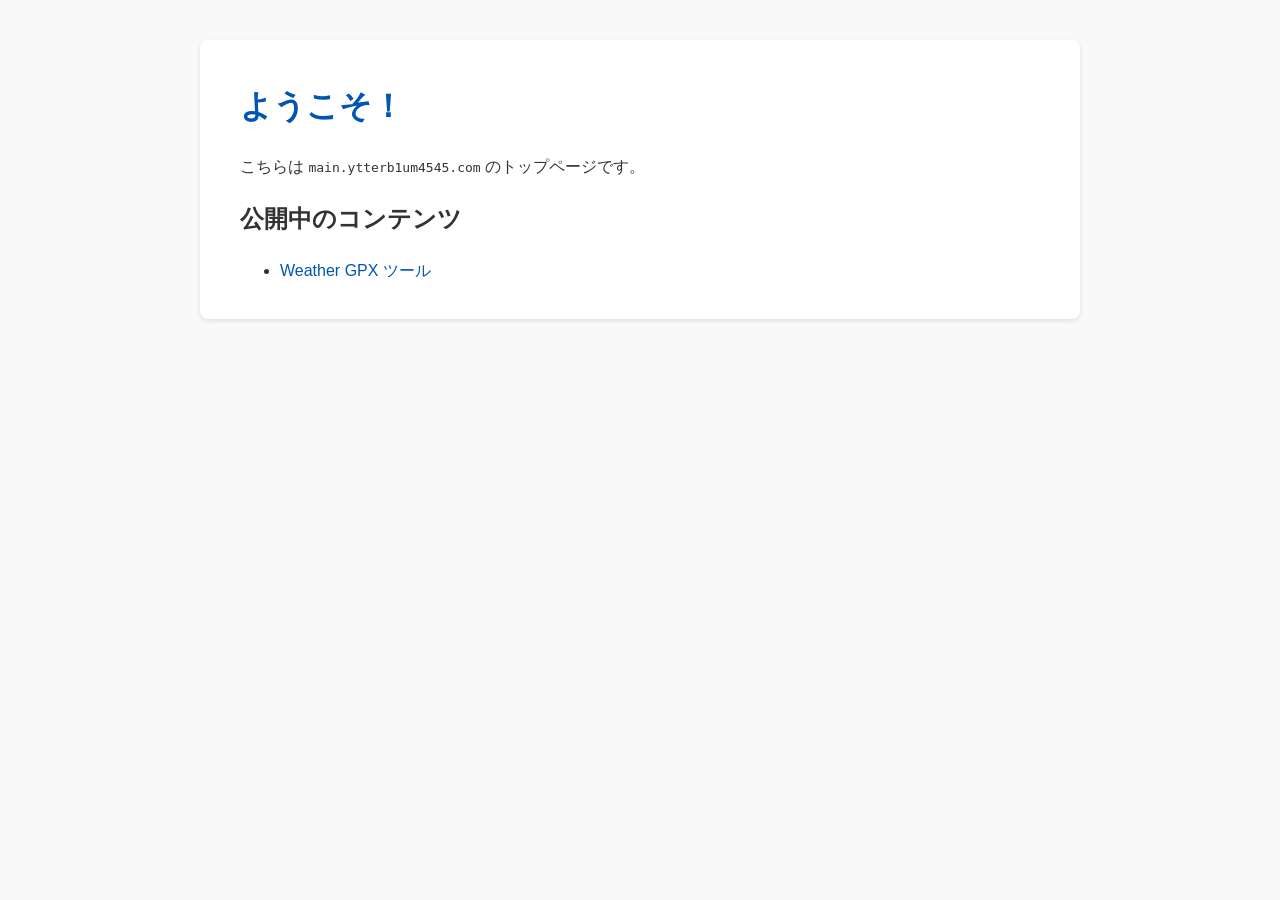
<file: index.html>
<!DOCTYPE html>
<html lang="ja">
<head>
    <meta charset="UTF-8">
    <!-- スマートフォンなどの端末幅に合わせて表示サイズを最適化します -->
    <meta name="viewport" content="width=device-width, initial-scale=1.0">
    <title>マイサイト - トップページ</title>
    <style>
        /* ページ全体の見栄えを整えるための簡単なスタイル */
        body {
            font-family: "Segoe UI", "Meiryo", sans-serif; /* Windows 11環境でも見やすいフォントを指定 */
            margin: 40px;
            line-height: 1.6;
            background-color: #f9f9f9;
            color: #333;
        }
        .container {
            max-width: 800px;
            margin: 0 auto;
            background-color: #fff;
            padding: 20px 40px;
            border-radius: 8px;
            box-shadow: 0 2px 4px rgba(0,0,0,0.1);
        }
        h1 {
            color: #0056b3;
        }
        a {
            color: #0056b3;
            text-decoration: none;
        }
        a:hover {
            text-decoration: underline;
        }
    </style>
</head>
<body>
    <div class="container">
        <h1>ようこそ！</h1>
        <p>こちらは <code>main.ytterb1um4545.com</code> のトップページです。</p>
        
        <h2>公開中のコンテンツ</h2>
        <ul>
            <!-- 先ほど作成したweathergpxフォルダ内のページへリンクします -->
            <li><a href="/weather-gpx/">Weather GPX ツール</a></li>
        </ul>
    </div>
</body>
</html>
</file>
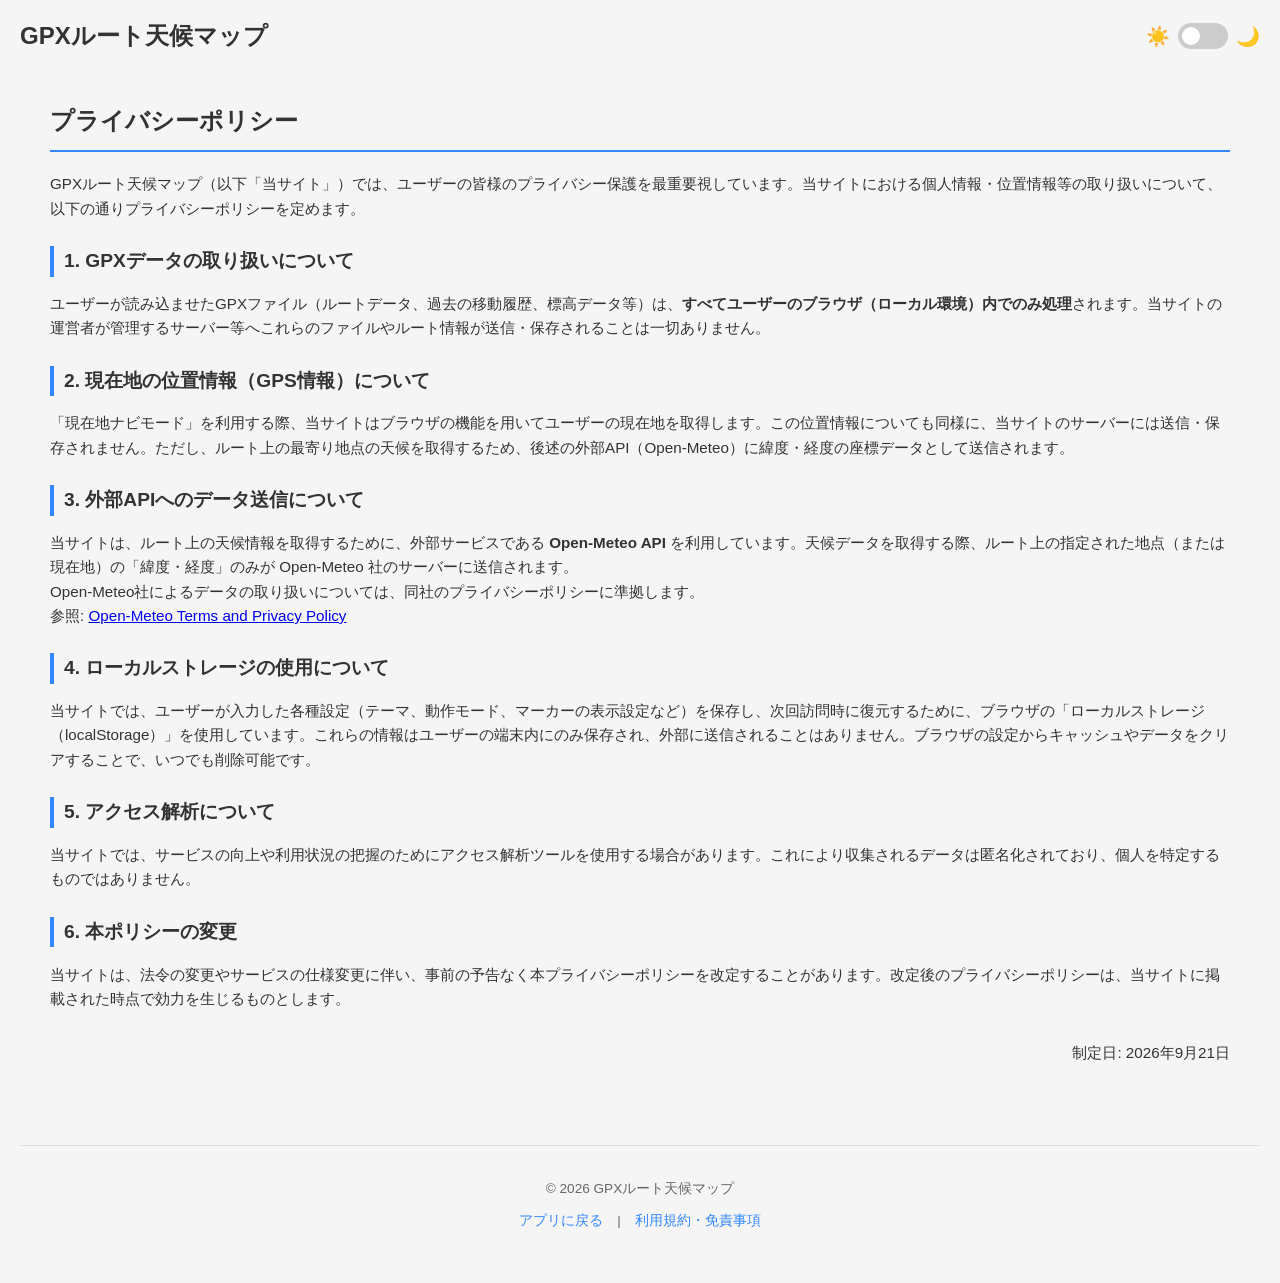
<file: weather-gpx/privacy.html>
<!DOCTYPE html>
<html lang="ja">
<head>
    <meta charset="UTF-8">
    <meta name="viewport" content="width=device-width, initial-scale=1.0">
    <title>プライバシーポリシー - GPXルート天候マップ</title>
    <link rel="stylesheet" href="style.css">
</head>
<body>
    <!-- ユーザーのテーマ設定（ダークモード）の反映とトグルスイッチ処理スクリプト -->
    <script>
        const constSettingsStorageKey = 'gpxWeatherAppSettings';
        
        function ApplyThemeMode(isDark) {
            if (isDark) {
                document.body.classList.add('dark-mode');
            } else {
                document.body.classList.remove('dark-mode');
            }
        }

        let initialIsDark = false;
        const savedData = localStorage.getItem(constSettingsStorageKey);
        if (savedData !== null) {
            const settings = JSON.parse(savedData);
            initialIsDark = settings.themeMode === 'dark';
            ApplyThemeMode(initialIsDark);
        }

        document.addEventListener('DOMContentLoaded', () => {
            const toggleCb = document.getElementById('themeToggleCb');
            if (toggleCb) {
                toggleCb.checked = initialIsDark;
                toggleCb.addEventListener('change', (e) => {
                    const isDark = e.target.checked;
                    ApplyThemeMode(isDark);
                    
                    let currentSettings = {};
                    const currentData = localStorage.getItem(constSettingsStorageKey);
                    if (currentData !== null) {
                        currentSettings = JSON.parse(currentData);
                    }
                    currentSettings.themeMode = isDark ? 'dark' : 'light';
                    localStorage.setItem(constSettingsStorageKey, JSON.stringify(currentSettings));
                });
            }
        });
    </script>

    <header class="app-header">
        <h1>GPXルート天候マップ</h1>
        <div class="theme-toggle">
            <span class="theme-icon">☀️</span>
            <label class="toggle-switch">
                <input type="checkbox" id="themeToggleCb">
                <span class="toggle-slider"></span>
            </label>
            <span class="theme-icon">🌙</span>
        </div>
    </header>

    <div class="document-container">
        <h1>プライバシーポリシー</h1>
        <p>GPXルート天候マップ（以下「当サイト」）では、ユーザーの皆様のプライバシー保護を最重要視しています。当サイトにおける個人情報・位置情報等の取り扱いについて、以下の通りプライバシーポリシーを定めます。</p>

        <h2>1. GPXデータの取り扱いについて</h2>
        <p>ユーザーが読み込ませたGPXファイル（ルートデータ、過去の移動履歴、標高データ等）は、<strong>すべてユーザーのブラウザ（ローカル環境）内でのみ処理</strong>されます。当サイトの運営者が管理するサーバー等へこれらのファイルやルート情報が送信・保存されることは一切ありません。</p>

        <h2>2. 現在地の位置情報（GPS情報）について</h2>
        <p>「現在地ナビモード」を利用する際、当サイトはブラウザの機能を用いてユーザーの現在地を取得します。この位置情報についても同様に、当サイトのサーバーには送信・保存されません。ただし、ルート上の最寄り地点の天候を取得するため、後述の外部API（Open-Meteo）に緯度・経度の座標データとして送信されます。</p>

        <h2>3. 外部APIへのデータ送信について</h2>
        <p>当サイトは、ルート上の天候情報を取得するために、外部サービスである <strong>Open-Meteo API</strong> を利用しています。天候データを取得する際、ルート上の指定された地点（または現在地）の「緯度・経度」のみが Open-Meteo 社のサーバーに送信されます。<br>
        Open-Meteo社によるデータの取り扱いについては、同社のプライバシーポリシーに準拠します。<br>
        参照: <a href="https://open-meteo.com/en/terms" target="_blank" rel="noopener noreferrer">Open-Meteo Terms and Privacy Policy</a></p>

        <h2>4. ローカルストレージの使用について</h2>
        <p>当サイトでは、ユーザーが入力した各種設定（テーマ、動作モード、マーカーの表示設定など）を保存し、次回訪問時に復元するために、ブラウザの「ローカルストレージ（localStorage）」を使用しています。これらの情報はユーザーの端末内にのみ保存され、外部に送信されることはありません。ブラウザの設定からキャッシュやデータをクリアすることで、いつでも削除可能です。</p>

        <h2>5. アクセス解析について</h2>
        <p>当サイトでは、サービスの向上や利用状況の把握のためにアクセス解析ツールを使用する場合があります。これにより収集されるデータは匿名化されており、個人を特定するものではありません。</p>

        <h2>6. 本ポリシーの変更</h2>
        <p>当サイトは、法令の変更やサービスの仕様変更に伴い、事前の予告なく本プライバシーポリシーを改定することがあります。改定後のプライバシーポリシーは、当サイトに掲載された時点で効力を生じるものとします。</p>
        
        <p style="text-align: right; margin-top: 30px;">制定日: 2026年9月21日</p>
    </div>

    <footer>
        <p>&copy; 2026 GPXルート天候マップ</p>
        <p>
            <a href="index.html">アプリに戻る</a> | 
            <a href="terms.html">利用規約・免責事項</a>
        </p>
    </footer>
</body>
</html>
</file>
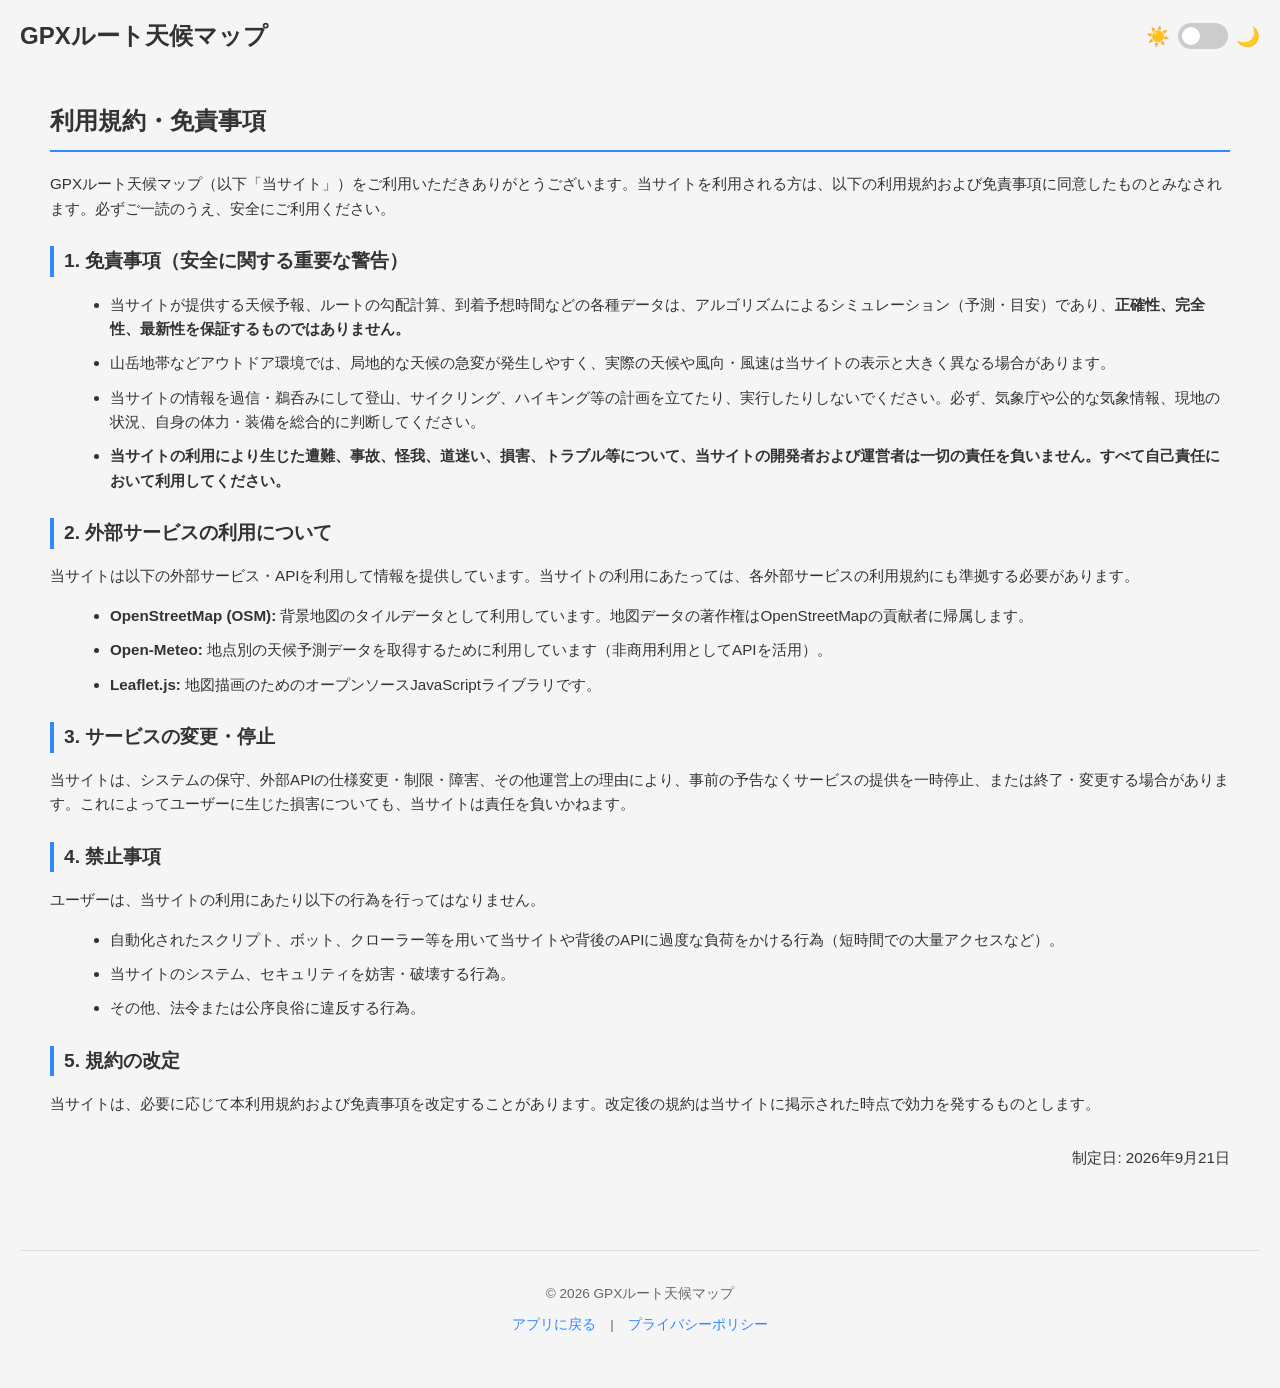
<file: weather-gpx/terms.html>
<!DOCTYPE html>
<html lang="ja">
<head>
    <meta charset="UTF-8">
    <meta name="viewport" content="width=device-width, initial-scale=1.0">
    <title>利用規約・免責事項 - GPXルート天候マップ</title>
    <link rel="stylesheet" href="style.css">
</head>
<body>
    <!-- ユーザーのテーマ設定（ダークモード）の反映とトグルスイッチ処理スクリプト -->
    <script>
        const constSettingsStorageKey = 'gpxWeatherAppSettings';
        
        function ApplyThemeMode(isDark) {
            if (isDark) {
                document.body.classList.add('dark-mode');
            } else {
                document.body.classList.remove('dark-mode');
            }
        }

        let initialIsDark = false;
        const savedData = localStorage.getItem(constSettingsStorageKey);
        if (savedData !== null) {
            const settings = JSON.parse(savedData);
            initialIsDark = settings.themeMode === 'dark';
            ApplyThemeMode(initialIsDark);
        }

        document.addEventListener('DOMContentLoaded', () => {
            const toggleCb = document.getElementById('themeToggleCb');
            if (toggleCb) {
                toggleCb.checked = initialIsDark;
                toggleCb.addEventListener('change', (e) => {
                    const isDark = e.target.checked;
                    ApplyThemeMode(isDark);
                    
                    let currentSettings = {};
                    const currentData = localStorage.getItem(constSettingsStorageKey);
                    if (currentData !== null) {
                        currentSettings = JSON.parse(currentData);
                    }
                    currentSettings.themeMode = isDark ? 'dark' : 'light';
                    localStorage.setItem(constSettingsStorageKey, JSON.stringify(currentSettings));
                });
            }
        });
    </script>

    <header class="app-header">
        <h1>GPXルート天候マップ</h1>
        <div class="theme-toggle">
            <span class="theme-icon">☀️</span>
            <label class="toggle-switch">
                <input type="checkbox" id="themeToggleCb">
                <span class="toggle-slider"></span>
            </label>
            <span class="theme-icon">🌙</span>
        </div>
    </header>

    <div class="document-container">
        <h1>利用規約・免責事項</h1>
        <p>GPXルート天候マップ（以下「当サイト」）をご利用いただきありがとうございます。当サイトを利用される方は、以下の利用規約および免責事項に同意したものとみなされます。必ずご一読のうえ、安全にご利用ください。</p>

        <h2>1. 免責事項（安全に関する重要な警告）</h2>
        <ul>
            <li>当サイトが提供する天候予報、ルートの勾配計算、到着予想時間などの各種データは、アルゴリズムによるシミュレーション（予測・目安）であり、<strong>正確性、完全性、最新性を保証するものではありません。</strong></li>
            <li>山岳地帯などアウトドア環境では、局地的な天候の急変が発生しやすく、実際の天候や風向・風速は当サイトの表示と大きく異なる場合があります。</li>
            <li>当サイトの情報を過信・鵜呑みにして登山、サイクリング、ハイキング等の計画を立てたり、実行したりしないでください。必ず、気象庁や公的な気象情報、現地の状況、自身の体力・装備を総合的に判断してください。</li>
            <li><strong>当サイトの利用により生じた遭難、事故、怪我、道迷い、損害、トラブル等について、当サイトの開発者および運営者は一切の責任を負いません。すべて自己責任において利用してください。</strong></li>
        </ul>

        <h2>2. 外部サービスの利用について</h2>
        <p>当サイトは以下の外部サービス・APIを利用して情報を提供しています。当サイトの利用にあたっては、各外部サービスの利用規約にも準拠する必要があります。</p>
        <ul>
            <li><strong>OpenStreetMap (OSM):</strong> 背景地図のタイルデータとして利用しています。地図データの著作権はOpenStreetMapの貢献者に帰属します。</li>
            <li><strong>Open-Meteo:</strong> 地点別の天候予測データを取得するために利用しています（非商用利用としてAPIを活用）。</li>
            <li><strong>Leaflet.js:</strong> 地図描画のためのオープンソースJavaScriptライブラリです。</li>
        </ul>

        <h2>3. サービスの変更・停止</h2>
        <p>当サイトは、システムの保守、外部APIの仕様変更・制限・障害、その他運営上の理由により、事前の予告なくサービスの提供を一時停止、または終了・変更する場合があります。これによってユーザーに生じた損害についても、当サイトは責任を負いかねます。</p>

        <h2>4. 禁止事項</h2>
        <p>ユーザーは、当サイトの利用にあたり以下の行為を行ってはなりません。</p>
        <ul>
            <li>自動化されたスクリプト、ボット、クローラー等を用いて当サイトや背後のAPIに過度な負荷をかける行為（短時間での大量アクセスなど）。</li>
            <li>当サイトのシステム、セキュリティを妨害・破壊する行為。</li>
            <li>その他、法令または公序良俗に違反する行為。</li>
        </ul>

        <h2>5. 規約の改定</h2>
        <p>当サイトは、必要に応じて本利用規約および免責事項を改定することがあります。改定後の規約は当サイトに掲示された時点で効力を発するものとします。</p>

        <p style="text-align: right; margin-top: 30px;">制定日: 2026年9月21日</p>
    </div>

    <footer>
        <p>&copy; 2026 GPXルート天候マップ</p>
        <p>
            <a href="index.html">アプリに戻る</a> | 
            <a href="privacy.html">プライバシーポリシー</a>
        </p>
    </footer>
</body>
</html>
</file>
<file: weather-gpx/style.css>
/* style.css */

/* CSS変数（カスタムプロパティ）の定義 */
:root {
    --bg-color: #f5f5f5;
    --text-color: #333333;
    --panel-bg: #ffffff;
    --panel-border: #cccccc;
    --panel-shadow: rgba(0, 0, 0, 0.1);
    --table-header-bg: #f2f6f9;
    --table-border: #e0e0e0;
    --table-row-date-bg: #f9f9f9;
    --table-row-weather-bg: #e8f4f8;
    --legend-bg: rgba(255, 255, 255, 0.9);
    --info-box-bg: rgba(255, 255, 255, 0.95);
    --info-box-border: #3388ff;
    --clickable-text: #3388ff;
    --clickable-hover: #e6f2ff;
    --disclaimer-bg: #fff3cd;
    --disclaimer-text: #856404;
    --disclaimer-border: #ffeeba;
    --text-shadow-color: #ffffff;
    --footer-border: #dddddd;
    --footer-text: #666666;
    --highlight-bg: rgba(0, 0, 0, 0.04);
    --modal-overlay-bg: rgba(0, 0, 0, 0.5);
    --table-highlight-bg: rgba(51, 136, 255, 0.25);

    /* 地図と区別しやすいルート用の高コントラストカラー (7段階) */
    --route-extreme-climb: #c0392b; /* 濃い赤 */
    --route-steep-climb: #e74c3c;   /* 赤 */
    --route-climb: #f39c12;         /* オレンジ */
    --route-flat: #00bcd4;          /* 水色 */
    --route-descend: #9b59b6;       /* 紫 */
    --route-steep-descend: #8e44ad; /* 濃い紫 */
    --route-extreme-descend: #2c3e50; /* 濃い青みがかったグレー */
    
    --wind-arrow-color: #0984e3;
    --heading-arrow-color: #d63031;
}

/* ダークモード時の変数上書き */
.dark-mode {
    --bg-color: #121212;
    --text-color: #e0e0e0;
    --panel-bg: #1e1e1e;
    --panel-border: #444444;
    --panel-shadow: rgba(0, 0, 0, 0.5);
    --table-header-bg: #2a2a2a;
    --table-border: #444444;
    --table-row-date-bg: #222222;
    --table-row-weather-bg: #2a3338;
    --legend-bg: rgba(30, 30, 30, 0.9);
    --info-box-bg: rgba(30, 30, 30, 0.95);
    --info-box-border: #55aaff;
    --clickable-text: #66b2ff;
    --clickable-hover: #334455;
    --disclaimer-bg: #332b00;
    --disclaimer-text: #ffd700;
    --disclaimer-border: #806600;
    --text-shadow-color: #111111;
    --footer-border: #444444;
    --footer-text: #aaaaaa;
    --highlight-bg: rgba(255, 255, 255, 0.05);
    --modal-overlay-bg: rgba(0, 0, 0, 0.7);
    --table-highlight-bg: rgba(85, 170, 255, 0.35);

    /* ダークマップ上で映えるネオンカラー系のパレット (7段階) */
    --route-extreme-climb: #ff3333;
    --route-steep-climb: #ff5252;
    --route-climb: #ffb142;
    --route-flat: #34ace0;
    --route-descend: #ff77ff;
    --route-steep-descend: #d980fa;
    --route-extreme-descend: #833471;
    
    --wind-arrow-color: #48dbfb;
    --heading-arrow-color: #ff6b81;
}

body {
    font-family: sans-serif;
    margin: 20px;
    padding: 0;
    background-color: var(--bg-color);
    color: var(--text-color);
    transition: background-color 0.3s, color 0.3s;
}

/* ヘッダー・トグルスイッチのスタイル */
.app-header {
    display: flex;
    justify-content: space-between;
    align-items: center;
    margin-bottom: 20px;
}

.app-header h1 {
    margin: 0;
    color: var(--text-color);
    font-size: 1.5rem;
}

.theme-toggle {
    display: flex;
    align-items: center;
    gap: 8px;
}

.theme-icon {
    font-size: 1.2rem;
}

.toggle-switch {
    position: relative;
    display: inline-block;
    width: 50px;
    height: 26px;
}

.toggle-switch input {
    opacity: 0;
    width: 0;
    height: 0;
}

.toggle-slider {
    position: absolute;
    cursor: pointer;
    top: 0; left: 0; right: 0; bottom: 0;
    background-color: #ccc;
    transition: .4s;
    border-radius: 26px;
}

.toggle-slider:before {
    position: absolute;
    content: "";
    height: 18px;
    width: 18px;
    left: 4px;
    bottom: 4px;
    background-color: white;
    transition: .4s;
    border-radius: 50%;
}

input:checked + .toggle-slider {
    background-color: var(--info-box-border);
}

input:checked + .toggle-slider:before {
    transform: translateX(24px);
}

/* 免責事項の注意書きスタイル */
.disclaimer-note {
    background-color: var(--disclaimer-bg);
    color: var(--disclaimer-text);
    padding: 12px 15px;
    border-left: 5px solid var(--disclaimer-border);
    border-radius: 4px;
    margin-bottom: 20px;
    font-size: 0.9rem;
    font-weight: bold;
    line-height: 1.4;
}

/* =======================================================
   2カラムレイアウト設定
   ======================================================= */
.app-layout {
    display: flex;
    gap: 20px;
    align-items: flex-start;
}

/* 左側：サイドバー（設定エリア） */
.sidebar {
    flex: 0 0 330px;
    display: flex;
    flex-direction: column;
    gap: 15px;
}

/* 各設定グループ（カード） */
.settings-group {
    background: var(--panel-bg);
    border: 1px solid var(--panel-border);
    border-radius: 8px;
    padding: 15px;
    box-shadow: 0 2px 4px var(--panel-shadow);
}

.settings-group h3 {
    margin-top: 0;
    margin-bottom: 15px;
    font-size: 1.05rem;
    color: var(--text-color);
    border-bottom: 2px solid var(--info-box-border);
    padding-bottom: 5px;
}

/* Strava連携用ボタンスタイル */
.btn-strava {
    background-color: #fc4c02;
    color: white;
    border: none;
    padding: 10px;
    border-radius: 4px;
    font-weight: bold;
    cursor: pointer;
    transition: background-color 0.2s;
    width: 100%;
    font-size: 1rem;
}
.btn-strava:hover {
    background-color: #e34402;
}

.btn-primary {
    background-color: var(--info-box-border);
    color: white;
    border: none;
    padding: 6px 12px;
    border-radius: 4px;
    font-weight: bold;
    cursor: pointer;
    transition: background-color 0.2s;
}
.btn-primary:hover {
    background-color: #2266cc;
}
.dark-mode .btn-primary:hover {
    background-color: #77bbff;
}

/* ラジオボタングループのスタイル */
.radio-group {
    display: flex;
    flex-direction: column;
    gap: 8px;
    margin-bottom: 5px;
}

.radio-group label {
    cursor: pointer;
    display: flex;
    align-items: center;
    gap: 8px;
    font-size: 0.95rem;
}

/* コントロール項目のスタイル */
.control-group {
    display: flex;
    flex-direction: column;
    margin-bottom: 12px;
}

.control-group:last-child {
    margin-bottom: 0;
}

.control-group label {
    font-size: 0.9rem;
    margin-bottom: 5px;
    color: var(--text-color);
    opacity: 0.9;
}

.control-group input[type="number"], 
.control-group input[type="datetime-local"], 
.control-group select, 
.control-group input[type="file"] {
    padding: 6px;
    border: 1px solid var(--panel-border);
    border-radius: 4px;
    font-size: 0.95rem;
    background-color: var(--panel-bg);
    color: var(--text-color);
    width: 100%;
    box-sizing: border-box;
}

/* 日時入力と現在ボタンのラッパー */
.datetime-input-wrapper {
    display: flex;
    gap: 8px;
    align-items: center;
}

.datetime-input-wrapper input[type="datetime-local"] {
    flex: 1;
}

.btn-current-time {
    padding: 6px 12px;
    border: 1px solid var(--panel-border);
    border-radius: 4px;
    background-color: var(--table-header-bg);
    color: var(--text-color);
    cursor: pointer;
    font-size: 0.9rem;
    transition: background-color 0.2s, color 0.2s, border-color 0.2s;
    white-space: nowrap;
}

.btn-current-time:hover {
    background-color: var(--info-box-border);
    color: #fff;
    border-color: var(--info-box-border);
}

/* 速度設定フォームのボタングループ */
.speed-input-group {
    flex-direction: column;
    gap: 0;
    width: 100%;
    margin-top: 15px;
    padding-top: 15px;
    border-top: 1px dashed var(--panel-border);
}

.log-file-container {
    background: var(--highlight-bg);
    padding: 12px;
    border-radius: 6px;
    border: 1px dashed var(--panel-border);
    margin-bottom: 15px;
}

.helper-text {
    color: var(--footer-text);
    margin-top: 5px;
    display: block;
    font-size: 0.8rem;
}

/* 右側：メインコンテンツ（GridStackエリア） */
.main-area {
    flex: 1;
    display: flex;
    flex-direction: column;
    min-width: 0; /* Flexbox内のあふれ防止 */
}

/* GridStackのコンテナ上部の余白を相殺して左サイドバーと上端を揃える */
.grid-stack {
    margin-top: -5px; /* GridStackのmargin値と同期 */
}

/* =======================================================
   ウィジェットコンテナ（GridStack用）
   ======================================================= */
.grid-stack-item-content {
    background-color: transparent !important;
    padding: 0 !important;
    display: flex;
}

.widget-panel {
    flex: 1;
    background: var(--panel-bg);
    border: 1px solid var(--panel-border);
    border-radius: 8px;
    box-shadow: 0 2px 4px var(--panel-shadow);
    display: flex;
    flex-direction: column;
    min-height: 0;
    min-width: 0;
    box-sizing: border-box;
    overflow: hidden;
}

.widget-header {
    background: var(--table-header-bg);
    padding: 8px 15px;
    font-weight: bold;
    font-size: 1rem;
    color: var(--text-color);
    border-bottom: 1px solid var(--panel-border);
    cursor: grab;
    user-select: none;
    display: flex;
    align-items: center;
    flex-shrink: 0;
}

.widget-header:active {
    cursor: grabbing;
}

.widget-body {
    flex: 1;
    position: relative;
    overflow: hidden;
    min-height: 0; /* Flexbox text overflow fix */
}

/* 各種ウィジェット内部の高さ・余白調整 */
#map {
    position: relative;
    height: 100%;
    width: 100%;
    background-color: #e5e3df; /* Leafletのデフォルト背景に近い色 */
    z-index: 1;
}

/* 天気リストコンテナのスタイル（パディングを0にし、テーブルを拡大縮小追従させる） */
#weatherListContainer {
    height: 100%;
    width: 100%;
    padding: 0;
    box-sizing: border-box;
    display: flex;
    flex-direction: column;
}

.chart-container {
    height: 100%;
    width: 100%;
    padding: 15px;
    box-sizing: border-box;
    display: flex;
    flex-direction: column;
}

/* 地図内右上のマーカー表示設定コントロール */
.marker-display-control {
    position: absolute;
    top: 10px;
    right: 10px;
    background: var(--legend-bg);
    padding: 8px 12px;
    border-radius: 5px;
    box-shadow: 0 1px 3px var(--panel-shadow);
    z-index: 1000;
    display: flex;
    align-items: center;
    gap: 8px;
    font-size: 0.85rem;
    color: var(--text-color);
    border: 1px solid var(--panel-border);
}

.marker-display-control select {
    padding: 4px 6px;
    border: 1px solid var(--panel-border);
    border-radius: 3px;
    background-color: var(--panel-bg);
    color: var(--text-color);
    font-size: 0.85rem;
    cursor: pointer;
}

/* ダークモード時の地図タイルの色反転処理 */
.dark-mode .leaflet-layer,
.dark-mode .leaflet-control-zoom-in,
.dark-mode .leaflet-control-zoom-out,
.dark-mode .leaflet-control-attribution {
    filter: invert(100%) hue-rotate(180deg) brightness(95%) contrast(90%);
}

/* 勾配色 ルートパス用クラス (Leafletのインラインを上書き) */
path.route-extreme-climb { stroke: var(--route-extreme-climb) !important; }
path.route-steep-climb { stroke: var(--route-steep-climb) !important; }
path.route-climb { stroke: var(--route-climb) !important; }
path.route-flat { stroke: var(--route-flat) !important; }
path.route-descend { stroke: var(--route-descend) !important; }
path.route-steep-descend { stroke: var(--route-steep-descend) !important; }
path.route-extreme-descend { stroke: var(--route-extreme-descend) !important; }

/* 勾配色の凡例用カラースタイル */
.legend-extreme-climb { background-color: var(--route-extreme-climb); }
.legend-steep-climb { background-color: var(--route-steep-climb); }
.legend-climb { background-color: var(--route-climb); }
.legend-flat { background-color: var(--route-flat); }
.legend-descend { background-color: var(--route-descend); }
.legend-steep-descend { background-color: var(--route-steep-descend); }
.legend-extreme-descend { background-color: var(--route-extreme-descend); }

/* 進行方向矢印の凡例スタイル */
.route-legend span.legend-heading-arrow {
    color: var(--heading-arrow-color);
    font-weight: bold;
    font-size: 1.1rem;
    background: transparent !important;
    width: 20px;
    height: auto;
    text-align: center;
    margin-right: 8px;
    display: inline-block;
}

/* 勾配色の凡例スタイル */
.route-legend {
    position: absolute;
    bottom: 20px;
    left: 20px;
    background: var(--legend-bg);
    padding: 10px;
    border-radius: 5px;
    box-shadow: 0 1px 3px var(--panel-shadow);
    z-index: 1000;
    font-size: 0.85rem;
    color: var(--text-color);
    transition: all 0.3s;
}

.route-legend .legend-header {
    cursor: pointer;
    font-weight: bold;
    user-select: none;
    display: flex;
    justify-content: space-between;
    align-items: center;
}

.route-legend .legend-content {
    margin-top: 8px;
    display: flex;
    flex-direction: column;
}

.route-legend.legend-minimized .legend-content {
    display: none;
}

.route-legend .legend-content div {
    display: flex;
    align-items: center;
    margin-bottom: 5px;
}

.route-legend .legend-content div:last-child {
    margin-bottom: 0;
}

.route-legend .legend-content span {
    display: inline-block;
    width: 20px;
    height: 4px;
    margin-right: 8px;
    border-radius: 2px;
}

/* タイムライン表のラッパー（コンテナサイズに追従し、スクロールを担う） */
.weather-table-wrapper {
    width: 100%;
    flex: 1;
    overflow: auto;
    background-color: var(--panel-bg);
}

/* タイムライン表のスタイル（縦横にストレッチして拡大縮小する） */
.weather-table {
    border-collapse: collapse;
    width: 100%;
    height: 100%;
    min-width: max-content;
    text-align: center;
    font-size: 0.95rem;
}

.weather-table th, .weather-table td {
    border: 1px solid var(--table-border);
    padding: 10px 15px;
    white-space: nowrap;
    color: var(--text-color);
    transition: background-color 0.2s;
}

.weather-table th {
    position: sticky;
    left: 0;
    background-color: var(--table-header-bg);
    z-index: 2;
    font-weight: normal;
    border-right: 2px solid var(--panel-border);
}

.weather-table #row-date td {
    text-align: left;
    background-color: var(--table-row-date-bg);
    font-weight: bold;
}

.weather-table #row-weather td {
    background-color: var(--table-row-weather-bg);
}

/* グラフホバー時のハイライト列用スタイル */
.weather-table td.highlight-col {
    background-color: var(--table-highlight-bg) !important;
}

/* 降水確率テキストのスタイル */
.precip-probability-text {
    font-size: 0.75rem;
    font-weight: bold;
    color: var(--text-color);
    opacity: 0.85;
    margin-top: 2px;
}

.unit-text {
    font-size: 0.75rem;
    opacity: 0.7;
    margin-left: 2px;
}

/* グラフのカスタム凡例スタイル */
.chart-custom-legend {
    margin-bottom: 10px;
    transition: all 0.3s;
}

.chart-custom-legend .legend-header {
    cursor: pointer;
    font-weight: bold;
    user-select: none;
    font-size: 0.85rem;
    color: var(--text-color);
    text-align: center;
    margin-bottom: 5px;
}

.chart-custom-legend .legend-content {
    display: flex;
    justify-content: center;
    gap: 15px;
    font-size: 0.85rem;
    color: var(--text-color);
    flex-wrap: wrap;
}

.chart-custom-legend.legend-minimized .legend-content {
    display: none;
}

.chart-custom-legend .legend-item {
    display: flex;
    align-items: center;
    gap: 5px;
}

.chart-custom-legend .legend-color {
    display: inline-block;
    width: 12px;
    height: 12px;
    border-radius: 2px;
}

.chart-custom-legend .legend-icon {
    font-weight: bold;
    font-size: 1.1rem;
}

/* グラフキャンバスのラッパースタイル */
.canvas-wrapper {
    position: relative;
    flex: 1;
    width: 100%;
    min-height: 0;
}

/* クリック可能な地点セルのスタイル */
.clickable-point {
    cursor: pointer;
    color: var(--clickable-text);
    text-decoration: underline;
    transition: background-color 0.2s;
    font-weight: bold;
}

.clickable-point:hover {
    background-color: var(--clickable-hover) !important;
}

/* マップ上のカスタム情報ボックスのスタイル */
.custom-pin-wrapper {
    background: transparent;
    border: none;
}

.custom-info-box {
    background: var(--info-box-bg);
    border: 1.5px solid var(--info-box-border);
    border-radius: 8px;
    padding: 4px 8px;
    font-size: 11px;
    font-weight: bold;
    color: var(--text-color);
    white-space: nowrap;
    box-shadow: 0 2px 5px rgba(0,0,0,0.3);
    display: flex;
    flex-direction: row;
    align-items: center;
    gap: 8px;
    line-height: 1.2;
}

.custom-info-number {
    font-size: 15px;
    font-weight: 900;
}

.custom-info-details {
    display: flex;
    flex-direction: column;
    align-items: center;
    gap: 1px;
}

.custom-info-row {
    display: flex;
    align-items: center;
    gap: 4px;
    font-size: 13px;
}

.wind-arrow {
    color: var(--wind-arrow-color);
    font-size: 16px;
    display: inline-block;
    line-height: 1;
}

/* 透過背景マーカー（風向・風速、矢印のみ）のスタイル */
.transparent-marker-container {
    display: flex;
    flex-direction: column;
    align-items: center;
    justify-content: center;
    line-height: 1;
    filter: drop-shadow(0px 1px 2px rgba(0,0,0,0.4));
}

.transparent-marker-number {
    font-size: 14px;
    font-weight: 900;
    color: var(--text-color);
    margin-bottom: -2px;
    text-shadow: 1px 1px 0 var(--text-shadow-color), -1px -1px 0 var(--text-shadow-color), 1px -1px 0 var(--text-shadow-color), -1px 1px 0 var(--text-shadow-color);
    z-index: 2;
}

.transparent-arrow-icon {
    color: var(--wind-arrow-color);
    font-size: 32px;
    font-weight: 900;
    display: inline-block;
    line-height: 1;
    text-shadow: 1px 1px 0 var(--text-shadow-color), -1px -1px 0 var(--text-shadow-color), 1px -1px 0 var(--text-shadow-color), -1px 1px 0 var(--text-shadow-color);
}

.arrow-overlap-wrapper {
    position: relative;
    display: inline-flex;
    align-items: center;
    justify-content: center;
}

/* 矢印に重ねて表示する風速テキスト */
.overlap-wind-speed {
    position: absolute;
    font-size: 13px;
    font-weight: 900;
    color: #e74c3c;
    z-index: 3;
    text-shadow: 1px 1px 0 var(--text-shadow-color), -1px -1px 0 var(--text-shadow-color), 1px -1px 0 var(--text-shadow-color), -1px 1px 0 var(--text-shadow-color);
}

/* 矢印のみ表示モード専用のスタイル */
.custom-info-box-arrow-only {
    background: var(--info-box-bg);
    border: 1.5px solid var(--info-box-border);
    border-radius: 6px;
    padding: 4px;
    box-shadow: 0 2px 5px rgba(0,0,0,0.3);
    display: flex;
    flex-direction: column;
    align-items: center;
    justify-content: center;
    line-height: 1;
}

.arrow-only-number {
    font-size: 11px;
    font-weight: bold;
    color: var(--text-color);
    margin-bottom: 2px;
}

.arrow-only-icon {
    color: var(--wind-arrow-color);
    font-size: 22px;
    font-weight: 900;
    display: inline-block;
    line-height: 1;
}

/* =======================================================
   フッター・モーダル用スタイル
   ======================================================= */
footer {
    margin-top: 40px;
    padding: 20px 0;
    text-align: center;
    border-top: 1px solid var(--footer-border);
    font-size: 0.85rem;
    color: var(--footer-text);
}

footer a {
    color: var(--clickable-text);
    text-decoration: none;
    margin: 0 10px;
}

footer a:hover {
    text-decoration: underline;
}

/* モーダルオーバーレイ */
.modal-overlay {
    position: fixed;
    top: 0;
    left: 0;
    width: 100%;
    height: 100%;
    background-color: var(--modal-overlay-bg);
    z-index: 2000;
    display: flex;
    justify-content: center;
    align-items: center;
}

/* モーダルコンテンツ領域 */
.modal-content {
    background-color: var(--panel-bg);
    color: var(--text-color);
    width: 90%;
    max-width: 800px;
    max-height: 85vh;
    border-radius: 8px;
    box-shadow: 0 4px 15px rgba(0, 0, 0, 0.4);
    position: relative;
    display: flex;
    flex-direction: column;
}

/* 閉じるボタン */
.modal-close {
    position: absolute;
    top: 10px;
    right: 15px;
    font-size: 1.8rem;
    font-weight: bold;
    cursor: pointer;
    color: var(--text-color);
    z-index: 2001;
    opacity: 0.7;
    transition: opacity 0.2s;
}

.modal-close:hover {
    opacity: 1;
}

/* 文書コンテナ（モーダル内のテキスト表示用） */
.document-container {
    padding: 30px;
    overflow-y: auto;
    line-height: 1.6;
}

.document-container h1 {
    font-size: 1.5rem;
    border-bottom: 2px solid var(--info-box-border);
    padding-bottom: 10px;
    margin-bottom: 20px;
    margin-top: 0;
    padding-right: 20px;
}

.document-container h2 {
    font-size: 1.2rem;
    margin-top: 25px;
    border-left: 4px solid var(--info-box-border);
    padding-left: 10px;
    margin-bottom: 15px;
}

.document-container p, .document-container li {
    font-size: 0.95rem;
    margin-bottom: 10px;
}

.document-container ul {
    margin-left: 20px;
    margin-bottom: 15px;
}

/* =======================================================
   スマートフォン向けレスポンシブ対応
   ======================================================= */
@media screen and (max-width: 900px) {
    body {
        margin: 10px;
    }
    
    .app-header {
        flex-direction: column;
        align-items: flex-start;
        gap: 10px;
    }
    
    /* スマホ画面では2カラムを解除し縦積みにする */
    .app-layout {
        flex-direction: column;
        align-items: stretch;
    }
    .sidebar {
        flex: none;
        width: 100%;
        box-sizing: border-box;
    }

    /* GridStackをモバイル用の固定・順序指定フローにリセット */
    .grid-stack {
        margin-top: 0; 
        height: auto !important;
        display: flex !important;
        flex-direction: column !important;
        gap: 15px;
    }

    .grid-stack-item {
        position: relative !important;
        top: auto !important;
        left: auto !important;
        transform: none !important;
        width: 100% !important;
        height: auto !important;
        min-height: 0 !important;
    }

    .grid-stack-item-content {
        position: relative !important;
        inset: auto !important;
        height: auto !important;
        min-height: 0 !important;
        display: block !important;
    }

    /* モバイル時：ウィジェット移動無効化 */
    .widget-header.drag-handle {
        cursor: default !important;
        touch-action: auto !important;
    }

    .main-area {
        flex: none;
        width: 100%;
        box-sizing: border-box;
    }

    /* モバイル時：ウィジェットデザインのリセット */
    .widget-panel {
        height: auto;
    }

    .widget-body {
        height: auto;
        overflow: visible;
    }

    #map {
        width: 100%;
        min-width: 0;
        height: 450px;
        flex: none;
        margin-bottom: 0;
    }

    #weatherListContainer {
        width: 100%;
        min-width: 0;
        height: auto;
        flex: none;
    }

    .chart-container {
        height: 350px;
    }

    .route-legend {
        font-size: 0.75rem;
        bottom: 10px;
        left: 10px;
        padding: 8px;
    }
    
    .weather-table th, .weather-table td {
        padding: 6px 10px;
        font-size: 0.85rem;
    }

    .document-container {
        padding: 20px;
    }
}
</file>
